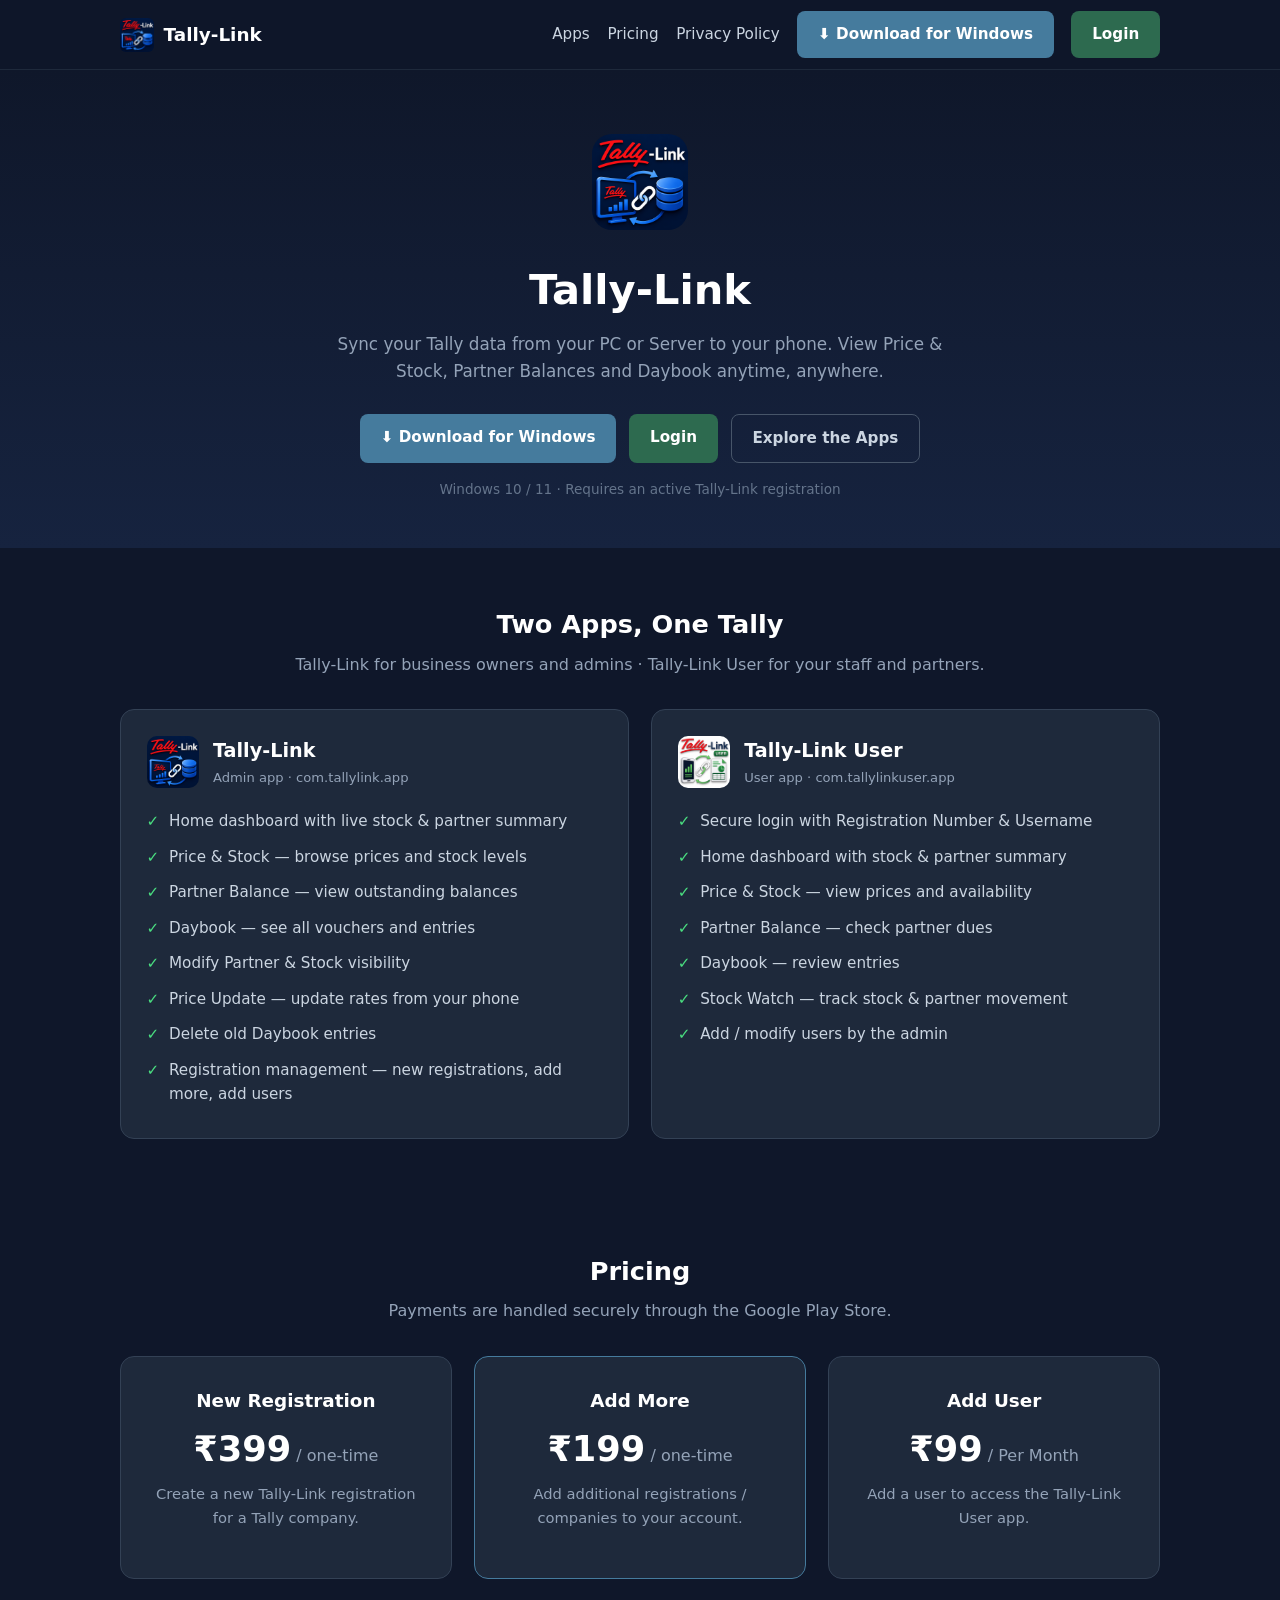
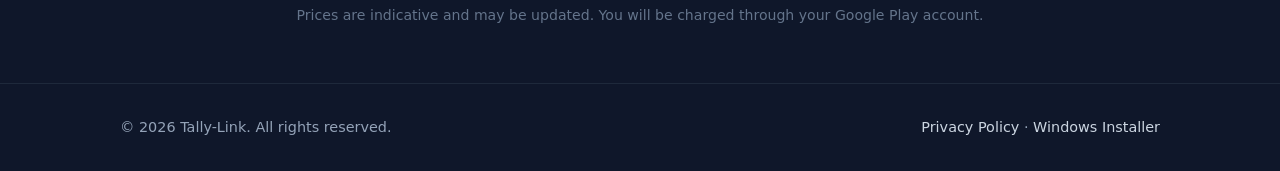
<file: index.html>
<!DOCTYPE html>
<html lang="en">
<head>
<meta charset="UTF-8">
<meta name="viewport" content="width=device-width, initial-scale=1.0">
<title>Tally-Link — Sync Your Tally Data Anywhere</title>
<meta name="description" content="Tally-Link syncs your Tally data — Price, Stock, Partner Balances and Daybook — from your PC to your phone. Download the Windows installer.">
<link rel="icon" type="image/png" href="assets/favicon.png">
<link rel="stylesheet" href="styles.css">
</head>
<body>

<header>
  <div class="container">
    <a class="brand" href="index.html">
      <img src="assets/Tally-Link.png" alt="Tally-Link logo">
      Tally-Link
    </a>
    <nav>
      <a href="#apps">Apps</a>
      <a href="#pricing">Pricing</a>
      <a href="privacy-policy.html">Privacy Policy</a>
      <a class="btn btn-primary" href="https://github.com/tally-link/installer/raw/refs/heads/main/TallyLink_Setup.exe" download="TallyLink_Setup.exe">⬇ Download for Windows</a>
      <a class="btn btn-green" href="https://tally-link.swiftcom-web.workers.dev/">Login</a>
    </nav>
  </div>
</header>

<section class="hero">
  <div class="container">
    <img class="hero-logo" src="assets/Tally-Link.png" alt="Tally-Link">
    <h1>Tally-Link</h1>
    <p class="tag">Sync your Tally data from your PC or Server to your phone. View Price &amp; Stock, Partner Balances and Daybook anytime, anywhere.</p>
    <div class="hero-actions">
      <a class="btn btn-primary" href="https://github.com/tally-link/installer/raw/refs/heads/main/TallyLink_Setup.exe" download="TallyLink_Setup.exe">⬇ Download for Windows</a>
      <a class="btn btn-green" href="https://tally-link.swiftcom-web.workers.dev/">Login</a>
      <a class="btn btn-ghost" href="#apps">Explore the Apps</a>
    </div>
    <p class="hero-note">Windows 10 / 11 · Requires an active Tally-Link registration</p>
  </div>
</section>

<section id="apps">
  <div class="container">
    <h2 class="section-title">Two Apps, One Tally</h2>
    <p class="section-sub">Tally-Link for business owners and admins · Tally-Link User for your staff and partners.</p>
    <div class="apps-grid">

      <div class="app-card">
        <div class="app-head">
          <img src="assets/Tally-Link.png" alt="Tally-Link app">
          <div>
            <h3>Tally-Link</h3>
            <div class="app-tag">Admin app · com.tallylink.app</div>
          </div>
        </div>
        <ul>
          <li>Home dashboard with live stock &amp; partner summary</li>
          <li>Price &amp; Stock — browse prices and stock levels</li>
          <li>Partner Balance — view outstanding balances</li>
          <li>Daybook — see all vouchers and entries</li>
          <li>Modify Partner &amp; Stock visibility</li>
          <li>Price Update — update rates from your phone</li>
          <li>Delete old Daybook entries</li>
          <li>Registration management — new registrations, add more, add users</li>
        </ul>
      </div>

      <div class="app-card">
        <div class="app-head">
          <img src="assets/Tally-Link-User.png" alt="Tally-Link User app">
          <div>
            <h3>Tally-Link User</h3>
            <div class="app-tag">User app · com.tallylinkuser.app</div>
          </div>
        </div>
        <ul>
          <li>Secure login with Registration Number &amp; Username</li>
          <li>Home dashboard with stock &amp; partner summary</li>
          <li>Price &amp; Stock — view prices and availability</li>
          <li>Partner Balance — check partner dues</li>
          <li>Daybook — review entries</li>
          <li>Stock Watch — track stock &amp; partner movement</li>
          <li>Add / modify users by the admin</li>
        </ul>
      </div>

    </div>
  </div>
</section>

<section id="pricing">
  <div class="container">
    <h2 class="section-title">Pricing</h2>
    <p class="section-sub">Payments are handled securely through the Google Play Store.</p>
    <div class="pricing-grid">

      <div class="price-card">
        <h4>New Registration</h4>
        <div class="amount">₹399<span> / one-time</span></div>
        <p class="desc">Create a new Tally-Link registration for a Tally company.</p>
      </div>

      <div class="price-card featured">
        <h4>Add More</h4>
        <div class="amount">₹199<span> / one-time</span></div>
        <p class="desc">Add additional registrations / companies to your account.</p>
      </div>

      <div class="price-card">
        <h4>Add User</h4>
        <div class="amount">₹99<span> / Per Month</span></div>
        <p class="desc">Add a user to access the Tally-Link User app.</p>
      </div>

    </div>
    <p class="pay-note">Prices are indicative and may be updated. You will be charged through your Google Play account.</p>
  </div>
</section>

<footer>
  <div class="container">
    <span>© 2026 Tally-Link. All rights reserved.</span>
    <span><a href="privacy-policy.html">Privacy Policy</a> · <a href="https://github.com/tally-link/installer/raw/refs/heads/main/TallyLink_Setup.exe">Windows Installer</a></span>
  </div>
</footer>

</body>
</html>
</file>
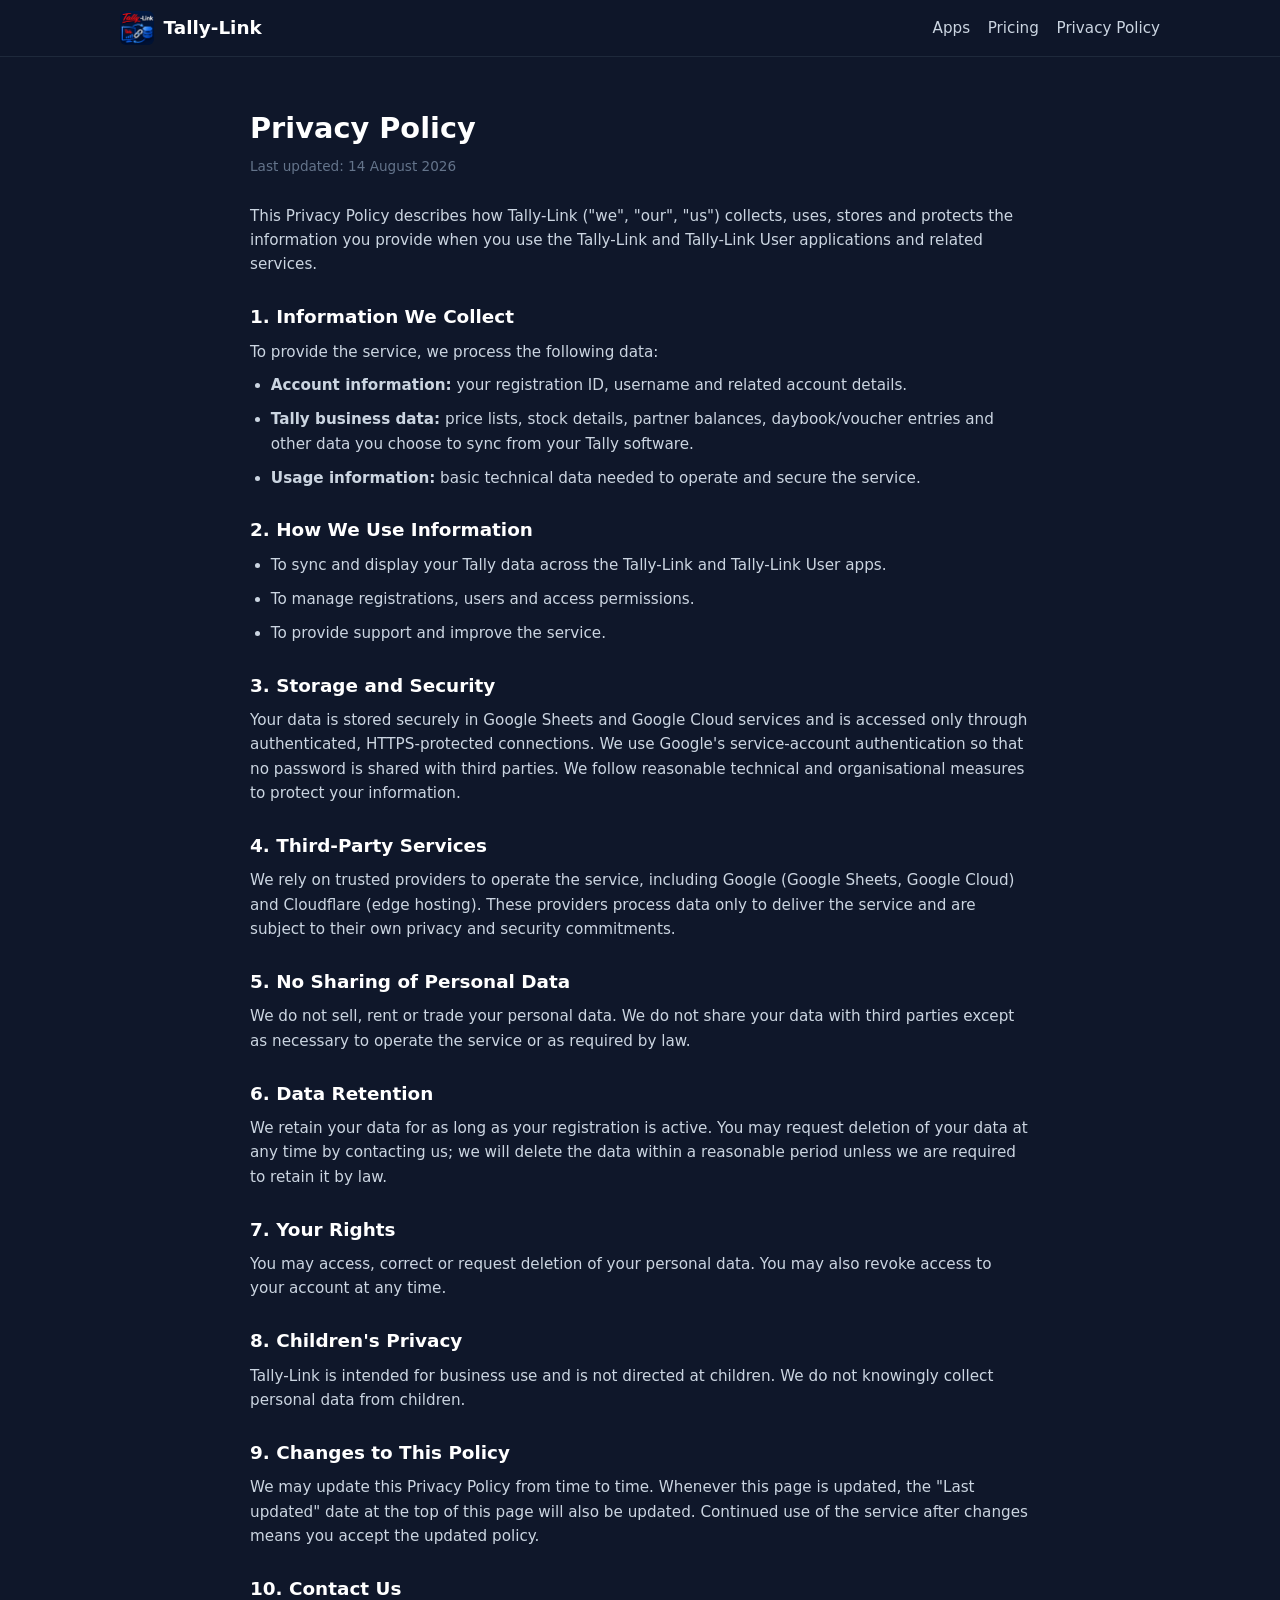
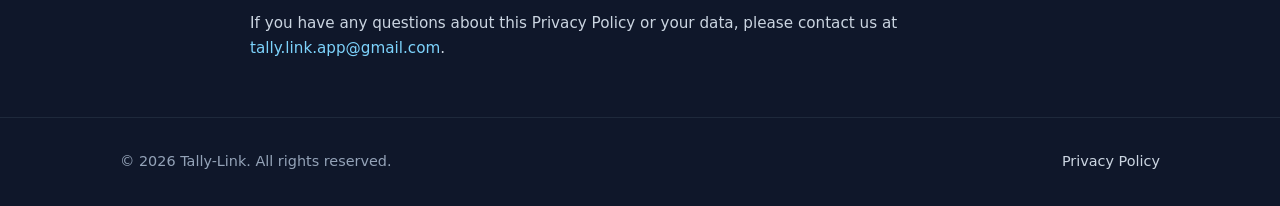
<file: privacy-policy.html>
<!DOCTYPE html>
<html lang="en">
<head>
<meta charset="UTF-8">
<meta name="viewport" content="width=device-width, initial-scale=1.0">
<title>Privacy Policy — Tally-Link</title>
<meta name="description" content="Tally-Link Privacy Policy.">
<link rel="icon" type="image/png" href="assets/favicon.png">
<link rel="stylesheet" href="styles.css">
</head>
<body>

<header>
  <div class="container">
    <a class="brand" href="index.html">
      <img src="assets/Tally-Link.png" alt="Tally-Link logo">
      Tally-Link
    </a>
    <nav>
      <a href="index.html#apps">Apps</a>
      <a href="index.html#pricing">Pricing</a>
      <a href="privacy-policy.html">Privacy Policy</a>
    </nav>
  </div>
</header>

<section class="policy">
  <div class="container">
    <h1>Privacy Policy</h1>
    <p class="updated">Last updated: 14 August 2026</p>

    <p>This Privacy Policy describes how Tally-Link ("we", "our", "us") collects, uses, stores and protects the information you provide when you use the Tally-Link and Tally-Link User applications and related services.</p>

    <h2>1. Information We Collect</h2>
    <p>To provide the service, we process the following data:</p>
    <ul>
      <li><strong>Account information:</strong> your registration ID, username and related account details.</li>
      <li><strong>Tally business data:</strong> price lists, stock details, partner balances, daybook/voucher entries and other data you choose to sync from your Tally software.</li>
      <li><strong>Usage information:</strong> basic technical data needed to operate and secure the service.</li>
    </ul>

    <h2>2. How We Use Information</h2>
    <ul>
      <li>To sync and display your Tally data across the Tally-Link and Tally-Link User apps.</li>
      <li>To manage registrations, users and access permissions.</li>
      <li>To provide support and improve the service.</li>
    </ul>

    <h2>3. Storage and Security</h2>
    <p>Your data is stored securely in Google Sheets and Google Cloud services and is accessed only through authenticated, HTTPS-protected connections. We use Google's service-account authentication so that no password is shared with third parties. We follow reasonable technical and organisational measures to protect your information.</p>

    <h2>4. Third-Party Services</h2>
    <p>We rely on trusted providers to operate the service, including Google (Google Sheets, Google Cloud) and Cloudflare (edge hosting). These providers process data only to deliver the service and are subject to their own privacy and security commitments.</p>

    <h2>5. No Sharing of Personal Data</h2>
    <p>We do not sell, rent or trade your personal data. We do not share your data with third parties except as necessary to operate the service or as required by law.</p>

    <h2>6. Data Retention</h2>
    <p>We retain your data for as long as your registration is active. You may request deletion of your data at any time by contacting us; we will delete the data within a reasonable period unless we are required to retain it by law.</p>

    <h2>7. Your Rights</h2>
    <p>You may access, correct or request deletion of your personal data. You may also revoke access to your account at any time.</p>

    <h2>8. Children's Privacy</h2>
    <p>Tally-Link is intended for business use and is not directed at children. We do not knowingly collect personal data from children.</p>

    <h2>9. Changes to This Policy</h2>
    <p>We may update this Privacy Policy from time to time. Whenever this page is updated, the "Last updated" date at the top of this page will also be updated. Continued use of the service after changes means you accept the updated policy.</p>

    <h2>10. Contact Us</h2>
    <p>If you have any questions about this Privacy Policy or your data, please contact us at <a href="mailto:tally.link.app@gmail.com">tally.link.app@gmail.com</a>.</p>
  </div>
</section>

<footer>
  <div class="container">
    <span>© 2026 Tally-Link. All rights reserved.</span>
    <span><a href="privacy-policy.html">Privacy Policy</a></span>
  </div>
</footer>

</body>
</html>
</file>
<file: styles.css>
* { box-sizing: border-box; margin: 0; padding: 0; }

html { scroll-behavior: smooth; }

body {
  font-family: system-ui, -apple-system, 'Segoe UI', Roboto, sans-serif;
  background: #0f172a;
  color: #cbd5e1;
  line-height: 1.6;
}

a { color: #7dd3fc; text-decoration: none; }
a:hover { text-decoration: underline; }

.container { max-width: 1080px; margin: 0 auto; padding: 0 1.25rem; }

header {
  background: rgba(15, 23, 42, 0.9);
  position: sticky;
  top: 0;
  z-index: 100;
  border-bottom: 1px solid #1e293b;
}

header .container {
  display: flex;
  align-items: center;
  justify-content: space-between;
  gap: 1rem;
  padding-top: 0.7rem;
  padding-bottom: 0.7rem;
  flex-wrap: wrap;
}

.brand { display: flex; align-items: center; gap: 0.6rem; font-weight: 700; font-size: 1.15rem; color: #fff; }
.brand img { width: 34px; height: 34px; border-radius: 6px; }

nav { display: flex; align-items: center; gap: 1.1rem; flex-wrap: wrap; }
nav a { color: #cbd5e1; font-size: 0.95rem; }
nav a:hover { color: #fff; }

.btn {
  display: inline-block;
  padding: 0.7rem 1.3rem;
  border-radius: 8px;
  font-weight: 600;
  font-size: 0.95rem;
  border: none;
  cursor: pointer;
  text-align: center;
}
.btn:hover { text-decoration: none; opacity: 0.92; }

.btn-primary { background: #457b9d; color: #fff; }
.btn-green { background: #2d6a4f; color: #fff; }
.btn-ghost { background: transparent; color: #cbd5e1; border: 1px solid #475569; }

section { padding: 3.5rem 0; }

.section-title { font-size: 1.6rem; color: #fff; text-align: center; margin-bottom: 0.4rem; }
.section-sub { text-align: center; color: #94a3b8; margin-bottom: 2rem; }

/* Hero */
.hero {
  padding: 4rem 0 3rem;
  text-align: center;
  background: linear-gradient(180deg, #0f172a 0%, #16233f 100%);
}
.hero-logo { width: 96px; height: 96px; border-radius: 20px; margin-bottom: 1.2rem; }
.hero h1 { font-size: 2.6rem; color: #fff; margin-bottom: 0.5rem; }
.hero p.tag { color: #94a3b8; font-size: 1.05rem; max-width: 640px; margin: 0 auto 1.8rem; }
.hero-actions { display: flex; gap: 0.8rem; justify-content: center; flex-wrap: wrap; }
.hero-note { margin-top: 1rem; font-size: 0.85rem; color: #64748b; }

/* App cards */
.apps-grid { display: grid; grid-template-columns: 1fr 1fr; gap: 1.4rem; }
@media (max-width: 760px) { .apps-grid { grid-template-columns: 1fr; } }

.app-card {
  background: #1e293b;
  border: 1px solid #334155;
  border-radius: 14px;
  padding: 1.6rem;
}
.app-card .app-head { display: flex; align-items: center; gap: 0.9rem; margin-bottom: 1rem; }
.app-card .app-head img { width: 52px; height: 52px; border-radius: 10px; }
.app-card h3 { color: #fff; font-size: 1.2rem; }
.app-card .app-tag { color: #94a3b8; font-size: 0.82rem; }
.app-card ul { list-style: none; }
.app-card li { padding: 0.35rem 0 0.35rem 1.4rem; position: relative; font-size: 0.95rem; }
.app-card li::before { content: '✓'; position: absolute; left: 0; color: #4ade80; font-weight: 700; }

/* Pricing */
.pricing-grid { display: grid; grid-template-columns: repeat(3, 1fr); gap: 1.4rem; }
@media (max-width: 760px) { .pricing-grid { grid-template-columns: 1fr; } }

.price-card {
  background: #1e293b;
  border: 1px solid #334155;
  border-radius: 14px;
  padding: 1.8rem 1.5rem;
  text-align: center;
}
.price-card.featured { border-color: #457b9d; }
.price-card h4 { color: #fff; font-size: 1.15rem; margin-bottom: 0.4rem; }
.price-card .amount { font-size: 2.2rem; font-weight: 800; color: #fff; margin-bottom: 0.3rem; }
.price-card .amount span { font-size: 1rem; color: #94a3b8; font-weight: 500; }
.price-card p.desc { color: #94a3b8; font-size: 0.92rem; margin-bottom: 1.2rem; }
.pay-note {
  text-align: center;
  margin-top: 1.6rem;
  font-size: 0.88rem;
  color: #64748b;
}

/* Footer */
footer {
  border-top: 1px solid #1e293b;
  padding: 2rem 0;
  color: #94a3b8;
  font-size: 0.9rem;
}
footer .container { display: flex; justify-content: space-between; gap: 1rem; flex-wrap: wrap; }
footer a { color: #cbd5e1; }

/* Privacy page */
.policy { max-width: 820px; margin: 0 auto; padding: 3rem 0; }
.policy h1 { color: #fff; font-size: 1.8rem; margin-bottom: 0.3rem; }
.policy .updated { color: #64748b; font-size: 0.85rem; margin-bottom: 1.6rem; }
.policy h2 { color: #fff; font-size: 1.15rem; margin: 1.6rem 0 0.5rem; }
.policy p, .policy li { color: #cbd5e1; font-size: 0.95rem; margin-bottom: 0.6rem; }
.policy ul { padding-left: 1.3rem; }

/* 404 */
.notfound { text-align: center; padding: 6rem 1.25rem; }
.notfound h1 { font-size: 3.5rem; color: #fff; }
.notfound p { color: #94a3b8; margin-bottom: 1.5rem; }
</file>
